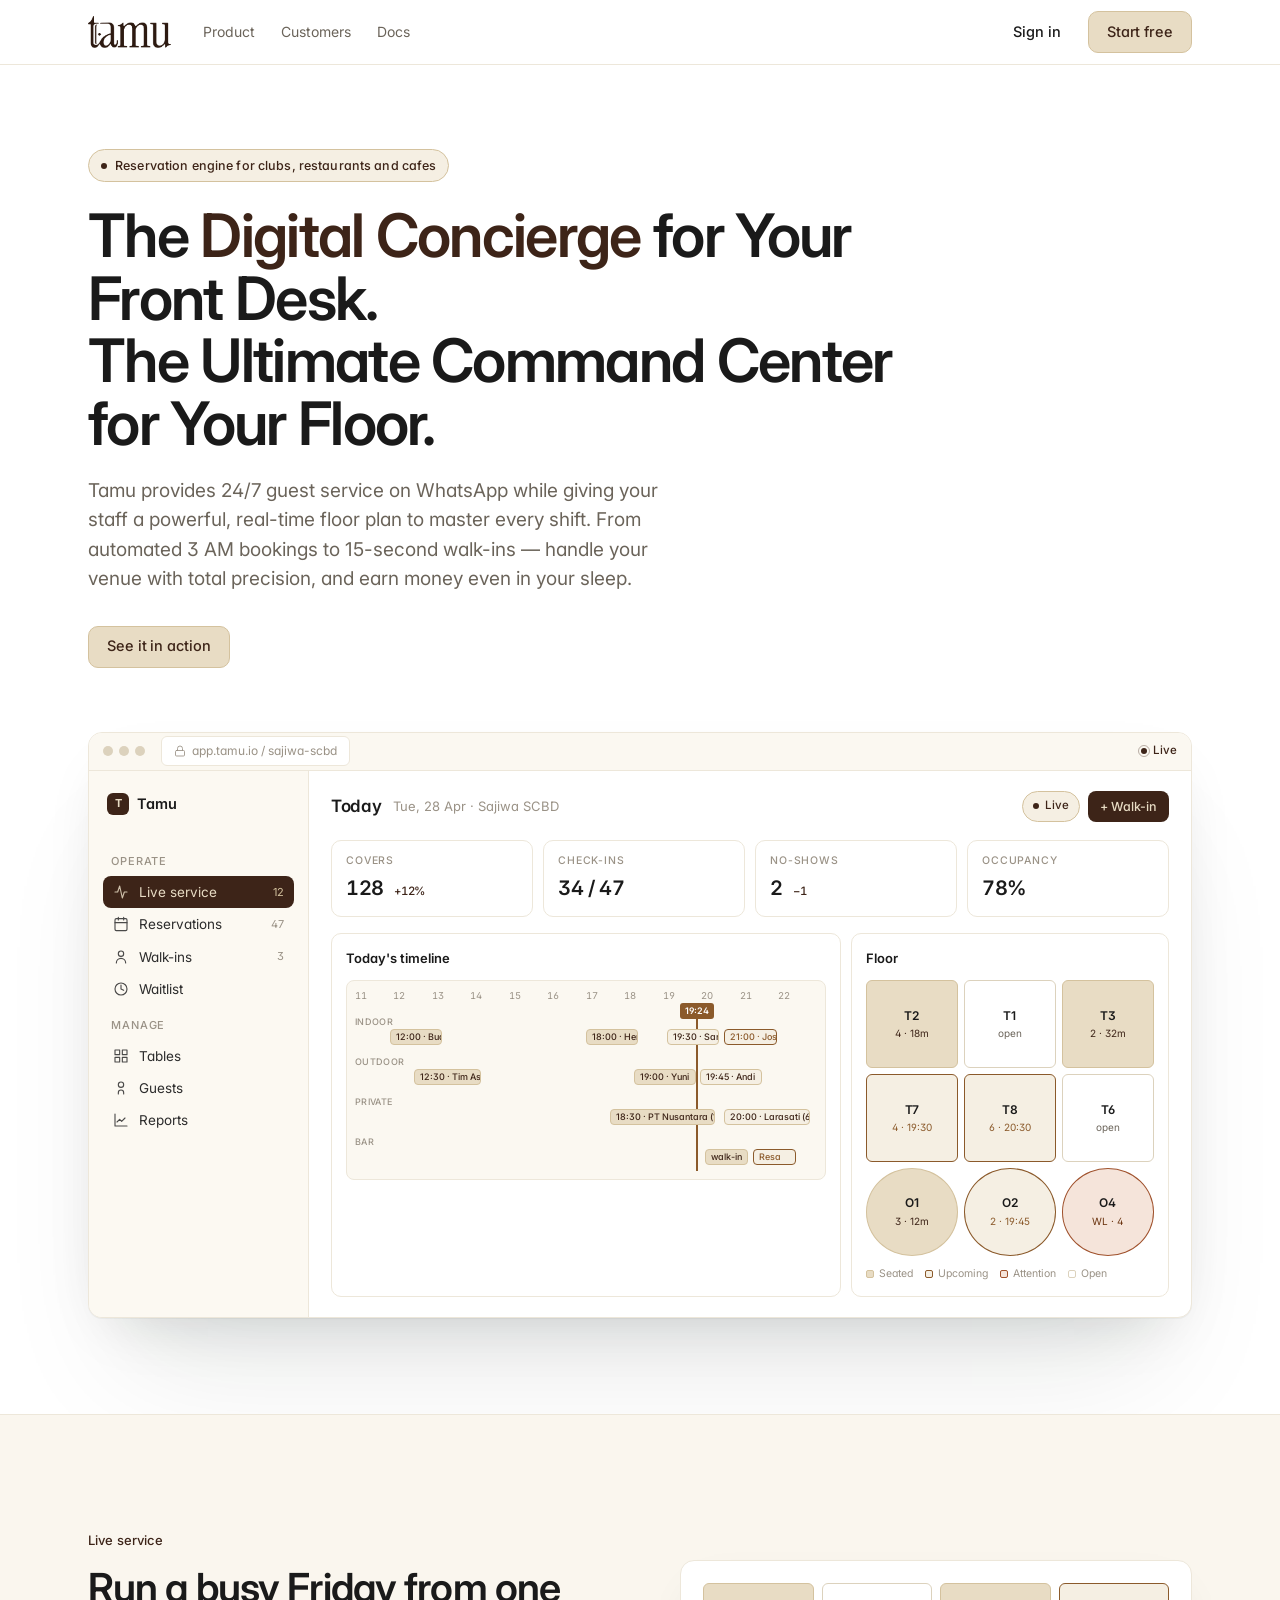
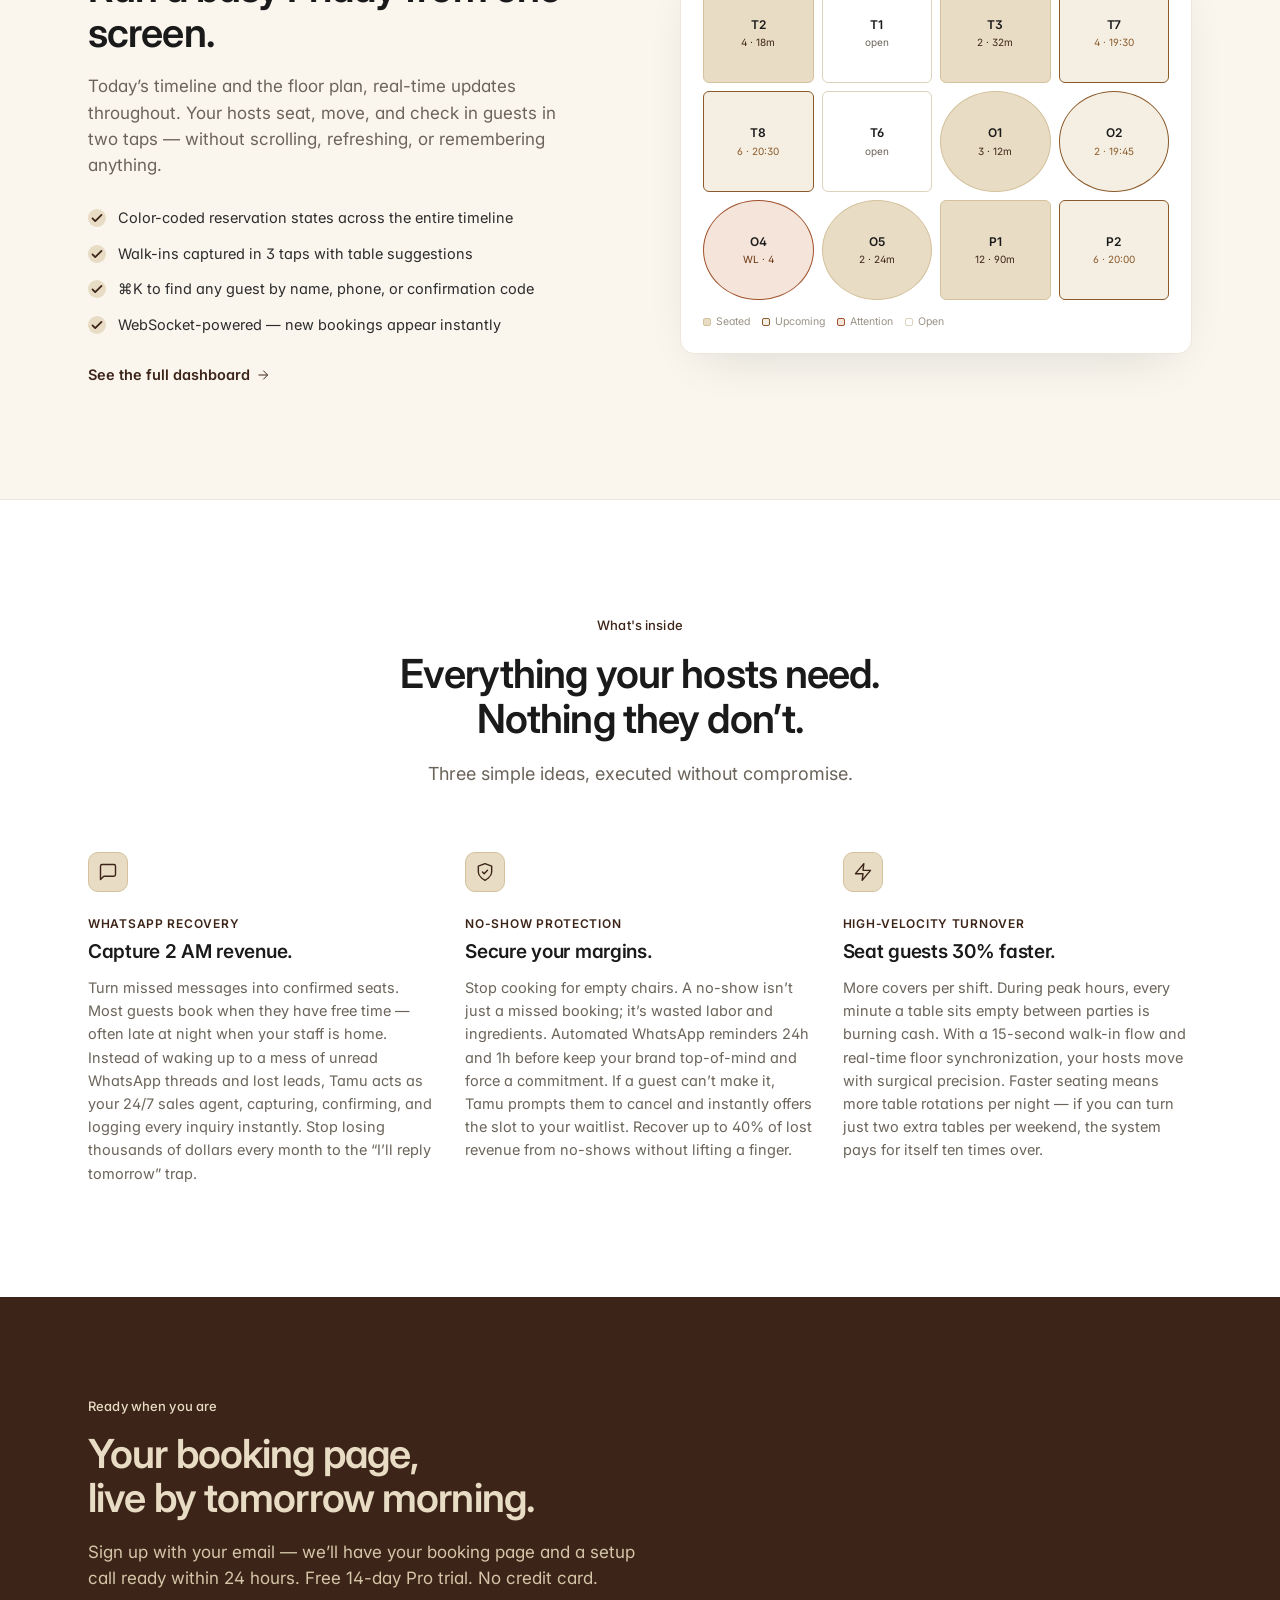
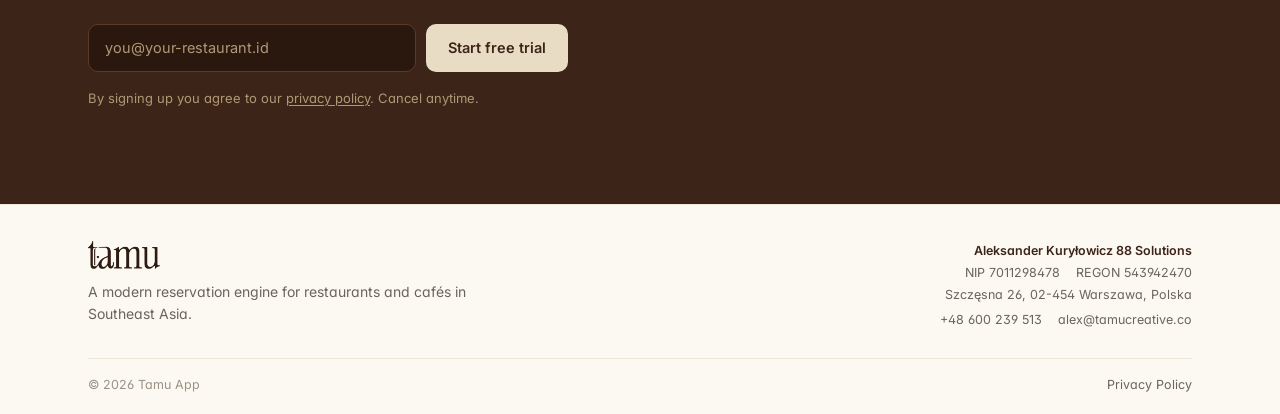
<file: index.html>
<!doctype html>
<html lang="en">
<head>
<meta charset="utf-8" />
<meta name="viewport" content="width=device-width, initial-scale=1" />
<title>Tamu — Reservations for restaurants</title>
<meta name="description" content="A simple, modern reservation system for restaurants and cafés. Built for Indonesia. Start free." />
<meta name="theme-color" content="#3D2418" />
<link rel="icon" href="assets/favicon.ico" sizes="any" />
<link rel="preconnect" href="https://fonts.googleapis.com" />
<link rel="preconnect" href="https://fonts.gstatic.com" crossorigin />
<link href="https://fonts.googleapis.com/css2?family=Inter:wght@400;500;600;700&display=swap" rel="stylesheet" />
<link rel="stylesheet" href="styles.css" />
</head>
<body>

<!-- ====================== NAV ====================== -->
<nav class="top">
  <div class="wrap row">
    <a class="brand" href="#" aria-label="Tamu Creative — home">
      <img class="logo-img" src="assets/logo.png" alt="Tamu Creative" />
    </a>
    <div class="links">
      <a href="#product">Product</a>
      <a href="#customers">Customers</a>
      <a href="#" >Docs</a>
    </div>
    <div class="right">
      <a class="btn btn-ghost" href="#">Sign in</a>
      <a class="btn btn-brand" href="#start">Start free</a>
    </div>
  </div>
</nav>


<!-- ====================== HERO ====================== -->
<section class="hero">
  <div class="wrap">
    <span class="eyebrow">
      <span class="dot"></span>
      Reservation engine for clubs, restaurants and cafes
    </span>
    <h1>The <span class="brand-text">Digital Concierge</span> for Your Front Desk.<br/>The Ultimate Command Center for Your Floor.</h1>
    <p class="lead">Tamu provides 24/7 guest service on WhatsApp while giving your staff a powerful, real-time floor plan to master every shift. From automated 3 AM bookings to 15-second walk-ins — handle your venue with total precision, and earn money even in your sleep.</p>
    <div class="ctas">
      <!-- <a class="btn btn-brand btn-arrow" href="#start">
        Start free trial
        <svg width="14" height="14" viewBox="0 0 24 24" class="icon-stroke"><path d="M5 12h14M13 5l7 7-7 7"/></svg>
      </a> -->
      <a class="btn btn-brand" href="#friday">See it in action</a>
    </div>
    <!-- <p class="meta"><b>Free 14-day Pro trial.</b> No credit card. From IDR 999k/mo after.</p> -->

    <!-- HERO PRODUCT SHOT -->
    <div class="hero-shot">
      <div class="browser-bar">
        <span class="dot"></span><span class="dot"></span><span class="dot"></span>
        <span class="url">
          <svg viewBox="0 0 24 24" class="icon-stroke"><rect x="3" y="11" width="18" height="11" rx="2"/><path d="M7 11V7a5 5 0 0 1 10 0v4"/></svg>
          app.tamu.io / sajiwa-scbd
        </span>
        <span class="live"><span class="pdot"></span> Live</span>
      </div>
      <div class="app">
        <aside>
          <div class="brand-line"><span class="mk">T</span><span>Tamu</span></div>
          <div class="group-label">Operate</div>
          <a class="on">
            <svg class="ic icon-stroke" viewBox="0 0 24 24"><path d="M3 12h4l3-9 4 18 3-9h4"/></svg>
            Live service <span class="count" style="color:#D4C29E">12</span>
          </a>
          <a>
            <svg class="ic icon-stroke" viewBox="0 0 24 24"><rect x="3" y="4" width="18" height="18" rx="2"/><path d="M16 2v4M8 2v4M3 10h18"/></svg>
            Reservations <span class="count">47</span>
          </a>
          <a>
            <svg class="ic icon-stroke" viewBox="0 0 24 24"><circle cx="12" cy="7" r="4"/><path d="M5 21a7 7 0 0 1 14 0"/></svg>
            Walk-ins <span class="count">3</span>
          </a>
          <a>
            <svg class="ic icon-stroke" viewBox="0 0 24 24"><path d="M12 6v6l4 2"/><circle cx="12" cy="12" r="9"/></svg>
            Waitlist
          </a>
          <div class="group-label">Manage</div>
          <a>
            <svg class="ic icon-stroke" viewBox="0 0 24 24"><rect x="3" y="3" width="7" height="7"/><rect x="14" y="3" width="7" height="7"/><rect x="3" y="14" width="7" height="7"/><rect x="14" y="14" width="7" height="7"/></svg>
            Tables
          </a>
          <a>
            <svg class="ic icon-stroke" viewBox="0 0 24 24"><path d="M16 21v-2a4 4 0 0 0-8 0v2"/><circle cx="12" cy="7" r="4"/></svg>
            Guests
          </a>
          <a>
            <svg class="ic icon-stroke" viewBox="0 0 24 24"><path d="M3 3v18h18"/><path d="M18 9l-5 5-3-3-4 4"/></svg>
            Reports
          </a>
        </aside>
        <main>
          <div class="topline">
            <h4>Today</h4>
            <span class="crumb">Tue, 28 Apr · Sajiwa SCBD</span>
            <div class="right">
              <span class="pill"><span class="pdot"></span> Live</span>
              <a class="add">+ Walk-in</a>
            </div>
          </div>

          <div class="kpi-row">
            <div class="kpi">
              <div class="lbl">Covers</div>
              <div class="v num">128 <span class="delta">+12%</span></div>
            </div>
            <div class="kpi">
              <div class="lbl">Check-ins</div>
              <div class="v num">34 / 47</div>
            </div>
            <div class="kpi">
              <div class="lbl">No-shows</div>
              <div class="v num">2 <span class="delta">−1</span></div>
            </div>
            <div class="kpi">
              <div class="lbl">Occupancy</div>
              <div class="v num">78%</div>
            </div>
          </div>

          <div class="split">
            <div class="panel">
              <h5>Today's timeline</h5>
              <div class="timeline">
                <div class="hours">
                  <span>11</span><span>12</span><span>13</span><span>14</span><span>15</span><span>16</span>
                  <span>17</span><span>18</span><span>19</span><span>20</span><span>21</span><span>22</span>
                </div>
                <span class="row-lbl" style="top:34px">INDOOR</span>
                <span class="row-lbl" style="top:74px">OUTDOOR</span>
                <span class="row-lbl" style="top:114px">PRIVATE</span>
                <span class="row-lbl" style="top:154px">BAR</span>
                <div class="now"></div>
                <!-- bars -->
                <div class="bar seated"    style="left:9%;  top:48px; width:11%">12:00 · Budi (4)</div>
                <div class="bar seated"    style="left:50%; top:48px; width:11%">18:00 · Hendra</div>
                <div class="bar confirmed" style="left:67%; top:48px; width:11%">19:30 · Sari W.</div>
                <div class="bar pending"   style="left:79%; top:48px; width:11%">21:00 · Joshua</div>
                <div class="bar seated"    style="left:14%; top:88px; width:14%">12:30 · Tim Astra</div>
                <div class="bar seated"    style="left:60%; top:88px; width:13%">19:00 · Yuni</div>
                <div class="bar confirmed" style="left:74%; top:88px; width:13%">19:45 · Andi</div>
                <div class="bar seated"    style="left:55%; top:128px; width:22%">18:30 · PT Nusantara (12)</div>
                <div class="bar confirmed" style="left:79%; top:128px; width:18%">20:00 · Larasati (6)</div>
                <div class="bar seated"    style="left:75%; top:168px; width:9%">walk-in</div>
                <div class="bar pending"   style="left:85%; top:168px; width:9%">Resa</div>
              </div>
            </div>
            <div class="panel">
              <h5>Floor</h5>
              <div class="floor">
                <div class="tile seated"><b>T2</b><span>4 · 18m</span></div>
                <div class="tile"><b>T1</b><span>open</span></div>
                <div class="tile seated"><b>T3</b><span>2 · 32m</span></div>
                <div class="tile upcoming"><b>T7</b><span>4 · 19:30</span></div>
                <div class="tile upcoming"><b>T8</b><span>6 · 20:30</span></div>
                <div class="tile"><b>T6</b><span>open</span></div>
                <div class="tile round seated"><b>O1</b><span>3 · 12m</span></div>
                <div class="tile round upcoming"><b>O2</b><span>2 · 19:45</span></div>
                <div class="tile round attn"><b>O4</b><span>WL · 4</span></div>
              </div>
              <div class="floor-foot">
                <span><i style="background:#E8DCC4; border:1px solid #D4C29E"></i>Seated</span>
                <span><i style="background:#F5EFE3; border:1px solid #8B5A2B"></i>Upcoming</span>
                <span><i style="background:#F5E4DA; border:1px solid #A0522D"></i>Attention</span>
                <span><i style="background:#FFFFFF; border:1px solid #DCD2BD"></i>Open</span>
              </div>
            </div>
          </div>
        </main>
      </div>
    </div>
  </div>
</section>


<!-- ====================== LOGOS ====================== -->
<!-- <section class="logos" id="customers">
  <div class="wrap row">
    <span class="label">Trusted by 200+ restaurants and cafés across Indonesia</span>
    <span class="lg serif">Sajiwa</span>
    <span class="lg tight">Kopi Tujuh</span>
    <span class="lg serif">Lumbung Makan</span>
    <span class="lg tight">Pelangi Pantai</span>
    <span class="lg serif">Meja Kayu</span>
    <span class="lg tight">Taman Sari</span>
  </div>
</section> -->

<!-- ====================== SHOWCASE 2 ====================== -->
<!-- <section class="s">
  <div class="wrap">
    <div class="show flip">
      <div class="copy">
        <span class="eyebrow">WhatsApp built in</span>
        <h2>The reminder you don&rsquo;t have to send.</h2>
        <p class="lead">Tamu sends WhatsApp confirmations and reminders from your number. When a guest cancels, the next person on the waitlist is automatically offered the slot — with a 30-minute window to claim it.</p>
        <ul>
          <li>Templates with merge tags — name, time, party size, occasion</li>
          <li>Per-restaurant Fonnte / Wablas integration · your sender, your brand</li>
          <li>Email fallback if WhatsApp fails — no manual chasing</li>
          <li>Replies route back to the right reservation automatically</li>
        </ul>
        <a class="link" href="#start">Try a sample reminder
          <svg viewBox="0 0 24 24" class="icon-stroke" stroke="currentColor"><path d="M5 12h14M13 5l7 7-7 7"/></svg>
        </a>
      </div>
      <div class="visual">
        <div class="v-wa">
          <div class="wa-msg">
            Hi Larasati 👋 Reminder: your reservation at <b>Sajiwa SCBD</b> for 6 is tomorrow at <b>20:00</b>. Reply <b>OK</b> to confirm or <b>CHANGE</b> to reschedule.
            <div class="meta">Tamu via WA · 19:30 · delivered</div>
          </div>
          <div class="wa-msg mine">
            OK
            <div class="meta">19:31</div>
          </div>
          <div class="wa-msg" style="background:#F5EFE3; border-color:#D4C29E;">
            A table for 4 just opened up at <b>19:45</b>. Confirm in 30 min to claim it.
            <div class="meta">Tamu · waitlist promoted · 19:14</div>
          </div>
        </div>
      </div>
    </div>
  </div>
</section> -->


<!-- ====================== SHOWCASE 1 ====================== -->
<section class="s" id="friday" style="background: var(--bg-soft); border-top:1px solid var(--line); border-bottom:1px solid var(--line);">
  <div class="wrap">
    <div class="show">
      <div class="copy">
        <span class="eyebrow">Live service</span>
        <h2>Run a busy Friday from one screen.</h2>
        <p class="lead">Today&rsquo;s timeline and the floor plan, real-time updates throughout. Your hosts seat, move, and check in guests in two taps — without scrolling, refreshing, or remembering anything.</p>
        <ul>
          <li>Color-coded reservation states across the entire timeline</li>
          <li>Walk-ins captured in 3 taps with table suggestions</li>
          <li>⌘K to find any guest by name, phone, or confirmation code</li>
          <li>WebSocket-powered — new bookings appear instantly</li>
        </ul>
        <a class="link" href="#start">See the full dashboard
          <svg viewBox="0 0 24 24" class="icon-stroke" stroke="currentColor"><path d="M5 12h14M13 5l7 7-7 7"/></svg>
        </a>
      </div>
      <div class="visual">
        <div class="v-floor">
          <div class="tile seated"><b>T2</b><span>4 · 18m</span></div>
          <div class="tile"><b>T1</b><span>open</span></div>
          <div class="tile seated"><b>T3</b><span>2 · 32m</span></div>
          <div class="tile upcoming"><b>T7</b><span>4 · 19:30</span></div>
          <div class="tile upcoming"><b>T8</b><span>6 · 20:30</span></div>
          <div class="tile"><b>T6</b><span>open</span></div>
          <div class="tile round seated"><b>O1</b><span>3 · 12m</span></div>
          <div class="tile round upcoming"><b>O2</b><span>2 · 19:45</span></div>
          <div class="tile round attn"><b>O4</b><span>WL · 4</span></div>
          <div class="tile round seated"><b>O5</b><span>2 · 24m</span></div>
          <div class="tile seated"><b>P1</b><span>12 · 90m</span></div>
          <div class="tile upcoming"><b>P2</b><span>6 · 20:00</span></div>
        </div>
        <div class="floor-foot" style="margin-top:14px;">
          <span><i style="background:#E8DCC4; border:1px solid #D4C29E"></i>Seated</span>
          <span><i style="background:#F5EFE3; border:1px solid #8B5A2B"></i>Upcoming</span>
          <span><i style="background:#F5E4DA; border:1px solid #A0522D"></i>Attention</span>
          <span><i style="background:#FFFFFF; border:1px solid #DCD2BD"></i>Open</span>
        </div>
      </div>
    </div>
  </div>
</section>

<!-- ====================== THREE FEATURES ====================== -->
<section class="s" id="product">
  <div class="wrap">
    <div class="head">
      <span class="eyebrow">What's inside</span>
      <h2>Everything your hosts need.<br/>Nothing they don&rsquo;t.</h2>
      <p class="lead">Three simple ideas, executed without compromise.</p>
    </div>

    <div class="features">
      <div class="feat">
        <div class="icon-wrap">
          <svg viewBox="0 0 24 24" class="icon-stroke" stroke="currentColor"><path d="M21 15a2 2 0 0 1-2 2H7l-4 4V5a2 2 0 0 1 2-2h14a2 2 0 0 1 2 2z"/></svg>
        </div>
        <span class="kicker">WhatsApp Recovery</span>
        <h3>Capture 2 AM revenue.</h3>
        <p>Turn missed messages into confirmed seats. Most guests book when they have free time — often late at night when your staff is home. Instead of waking up to a mess of unread WhatsApp threads and lost leads, Tamu acts as your 24/7 sales agent, capturing, confirming, and logging every inquiry instantly. Stop losing thousands of dollars every month to the &ldquo;I&rsquo;ll reply tomorrow&rdquo; trap.</p>
      </div>
      <div class="feat">
        <div class="icon-wrap">
          <svg viewBox="0 0 24 24" class="icon-stroke" stroke="currentColor"><path d="M12 22s8-4 8-10V5l-8-3-8 3v7c0 6 8 10 8 10z"/><path d="M9 12l2 2 4-4"/></svg>
        </div>
        <span class="kicker">No-Show Protection</span>
        <h3>Secure your margins.</h3>
        <p>Stop cooking for empty chairs. A no-show isn&rsquo;t just a missed booking; it&rsquo;s wasted labor and ingredients. Automated WhatsApp reminders 24h and 1h before keep your brand top-of-mind and force a commitment. If a guest can&rsquo;t make it, Tamu prompts them to cancel and instantly offers the slot to your waitlist. Recover up to 40% of lost revenue from no-shows without lifting a finger.</p>
      </div>
      <div class="feat">
        <div class="icon-wrap">
          <svg viewBox="0 0 24 24" class="icon-stroke" stroke="currentColor"><path d="M13 2L3 14h9l-1 8 10-12h-9l1-8z"/></svg>
        </div>
        <span class="kicker">High-Velocity Turnover</span>
        <h3>Seat guests 30% faster.</h3>
        <p>More covers per shift. During peak hours, every minute a table sits empty between parties is burning cash. With a 15-second walk-in flow and real-time floor synchronization, your hosts move with surgical precision. Faster seating means more table rotations per night — if you can turn just two extra tables per weekend, the system pays for itself ten times over.</p>
      </div>
    </div>
  </div>
</section>

<!-- ====================== STATS ====================== -->
<!-- <section class="stats">
  <div class="wrap">
    <div class="grid">
      <div class="item">
        <div class="v num">−43%</div>
        <div class="l">Average reduction in no-shows after the first month.</div>
      </div>
      <div class="item">
        <div class="v num">+18%</div>
        <div class="l">More covers per service, from waitlist auto-promotion alone.</div>
      </div>
      <div class="item">
        <div class="v num">12 hrs</div>
        <div class="l">Per week, saved per restaurant — versus running on WhatsApp.</div>
      </div>
      <div class="item">
        <div class="v num">200+</div>
        <div class="l">Restaurants and cafés on Tamu, from Bali to Jakarta.</div>
      </div>
    </div>
  </div>
</section> -->


<!-- ====================== QUOTE ====================== -->
<!-- <section class="quote">
  <div class="narrow">
    <blockquote>
      &ldquo;<span class="hl">Tamu paid for itself the first weekend.</span> Our hosts stopped chasing WhatsApp messages, and we filled three waitlist tables on a single Saturday that would have stayed empty before.&rdquo;
    </blockquote>
    <div class="who">
      <div class="av">DK</div>
      <div class="tx">
        <b>Dewi Kartini</b>
        <span>Co-founder · Kopi Tujuh, Bali</span>
      </div>
    </div>
  </div>
</section> -->


<!-- ====================== PRICING ====================== -->
<!-- <section class="s pricing" id="pricing">
  <div class="wrap">
    <div class="head">
      <span class="eyebrow">Pricing</span>
      <h2>Simple plans. Indonesian rupiah.</h2>
      <p class="lead">Start free. Upgrade when you need WhatsApp reminders, deposits, or more staff.</p>
    </div>

    <div class="cards"> -->
      <!-- Starter -->
      <!-- <div class="price-card">
        <div>
          <h3>Starter</h3>
          <p class="desc">For new restaurants getting their first online bookings.</p>
        </div>
        <div class="price"><span class="v">IDR 0</span><span class="u">/mo · forever</span></div>
        <div class="cta"><a class="btn btn-outline" href="#start">Start free</a></div>
        <ul>
          <li>Up to 50 reservations / month</li>
          <li>1 staff account</li>
          <li>Public booking page + QR</li>
          <li>Email confirmations</li>
          <li>7-day reservation history</li>
        </ul>
      </div> -->

      <!-- Pro -->
      <!-- <div class="price-card featured">
        <div>
          <h3>Pro</h3>
          <p class="desc">Everything most restaurants need to run service end-to-end.</p>
        </div>
        <div class="price"><span class="v">IDR 999k</span><span class="u">/mo · 14-day trial</span></div>
        <div class="cta"><a class="btn btn-brand" href="#start">Start trial</a></div>
        <ul>
          <li>Unlimited reservations</li>
          <li>Up to 5 staff accounts</li>
          <li>WhatsApp reminders (Fonnte / Wablas)</li>
          <li>Waitlist with auto-promotion</li>
          <li>Guest CRM &amp; visit history</li>
          <li>Deposits via Midtrans / Xendit</li>
          <li>Floor plan editor &amp; analytics</li>
        </ul>
      </div> -->

      <!-- Business -->
      <!-- <div class="price-card">
        <div>
          <h3>Business</h3>
          <p class="desc">For multi-location operators and groups needing API access.</p>
        </div>
        <div class="price"><span class="v">IDR 1,999k</span><span class="u">/mo</span></div>
        <div class="cta"><a class="btn btn-outline" href="#start">Talk to us</a></div>
        <ul>
          <li>Everything in Pro</li>
          <li>Unlimited staff &amp; locations</li>
          <li>API + webhooks (POS)</li>
          <li>Custom domain for booking page</li>
          <li>NPS &amp; guest segmentation</li>
          <li>Priority support · 99.5% SLA</li>
        </ul>
      </div>
    </div>

    <p class="price-foot">QRIS · GoPay · OVO · DANA · ShopeePay · BCA · Mandiri · BNI · BRI — via Midtrans / Xendit. Annual billing saves 20%. Data stays in Indonesia.</p>
  </div>
</section> -->




<!-- ====================== FINAL CTA ====================== -->
<section class="cta-band" id="start">
  <div class="wrap">
    <span class="eyebrow" style="color:#E8DCC4; background:transparent; padding:0; border:0;">Ready when you are</span>
    <h2 style="margin-top:14px;">Your booking page,<br/>live by tomorrow morning.</h2>
    <p>Sign up with your email — we&rsquo;ll have your booking page and a setup call ready within 24 hours. Free 14-day Pro trial. No credit card.</p>
    <form
      name="trial-signup"
      method="POST"
      data-netlify="true"
      data-netlify-honeypot="bot-field"
      class="form"
    >
      <input type="hidden" name="form-name" value="trial-signup" />
      <input type="hidden" name="subject" value="New interest in Tamu App" data-remove-prefix />
      <input type="hidden" name="message" value="Someone expressed interest in Tamu App from your landing page. Reply within 24 hours to welcome them and schedule their setup call." />
      <p class="hidden-field" aria-hidden="true">
        <label>Don&rsquo;t fill this out: <input name="bot-field" tabindex="-1" autocomplete="off" /></label>
      </p>
      <input type="email" name="email" required placeholder="you@your-restaurant.id" autocomplete="email" />
      <button type="submit">Start free trial</button>
      <p class="form-status" role="status" aria-live="polite" hidden></p>
    </form>
    <p class="fine">By signing up you agree to our <a href="privacy.html" style="color:inherit;text-decoration:underline;text-underline-offset:2px;">privacy policy</a>. Cancel anytime.</p>
  </div>
</section>


<!-- ====================== FOOTER ====================== -->
<footer class="foot">
  <div class="wrap">
    <div class="foot-top">
      <div class="foot-main">
        <div class="brand-line"><img class="logo-img" src="assets/logo.png" alt="Tamu Creative" /></div>
        <p class="about">A modern reservation engine for restaurants and cafés in Southeast Asia.</p>
        <!-- Parked, not deleted — re-enable by uncommenting.
        <div class="foot-links">
          <a class="foot-link" href="mailto:agie@tamucreative.co">
            <svg viewBox="0 0 24 24" aria-hidden="true" fill="none" stroke="currentColor" stroke-width="1.75"><rect x="2" y="4" width="20" height="16" rx="2"/><path d="m2 7 10 7 10-7"/></svg>
            agie@tamucreative.co
          </a>
          <a class="foot-link" href="privacy.html">Privacy</a>
        </div> -->
      </div>

      <!-- Registered entity details. Marked up with schema.org microdata so the
           address and tax identifiers are machine-readable, and the phone and
           email are tappable on mobile. -->
      <address class="foot-legal" itemscope itemtype="https://schema.org/Organization">
        <span class="foot-legal-name" itemprop="name">Aleksander Kuryłowicz 88 Solutions</span>
        <span class="foot-legal-ids">
          <span>NIP <span itemprop="taxID">7011298478</span></span>
          <span>REGON <span itemprop="identifier">543942470</span></span>
        </span>
        <span itemprop="address" itemscope itemtype="https://schema.org/PostalAddress">
          <span itemprop="streetAddress">Szczęsna 26</span>,
          <span itemprop="postalCode">02-454</span>
          <span itemprop="addressLocality">Warszawa</span>,
          <span itemprop="addressCountry">Polska</span>
        </span>
        <span class="foot-legal-contact">
          <a href="tel:+48600239513" itemprop="telephone">+48 600 239 513</a>
          <a href="mailto:alex@tamucreative.co" itemprop="email">alex@tamucreative.co</a>
        </span>
      </address>
    </div>

    <div class="end">
      <span>© 2026 Tamu App</span>
      <a href="privacy.html">Privacy Policy</a>
      <!-- <div class="lang">
        <button class="on">EN</button>
        <button>ID</button>
      </div> -->
    </div>
  </div>
</footer>

<script src="script.js"></script>
</body>
</html>
</file>
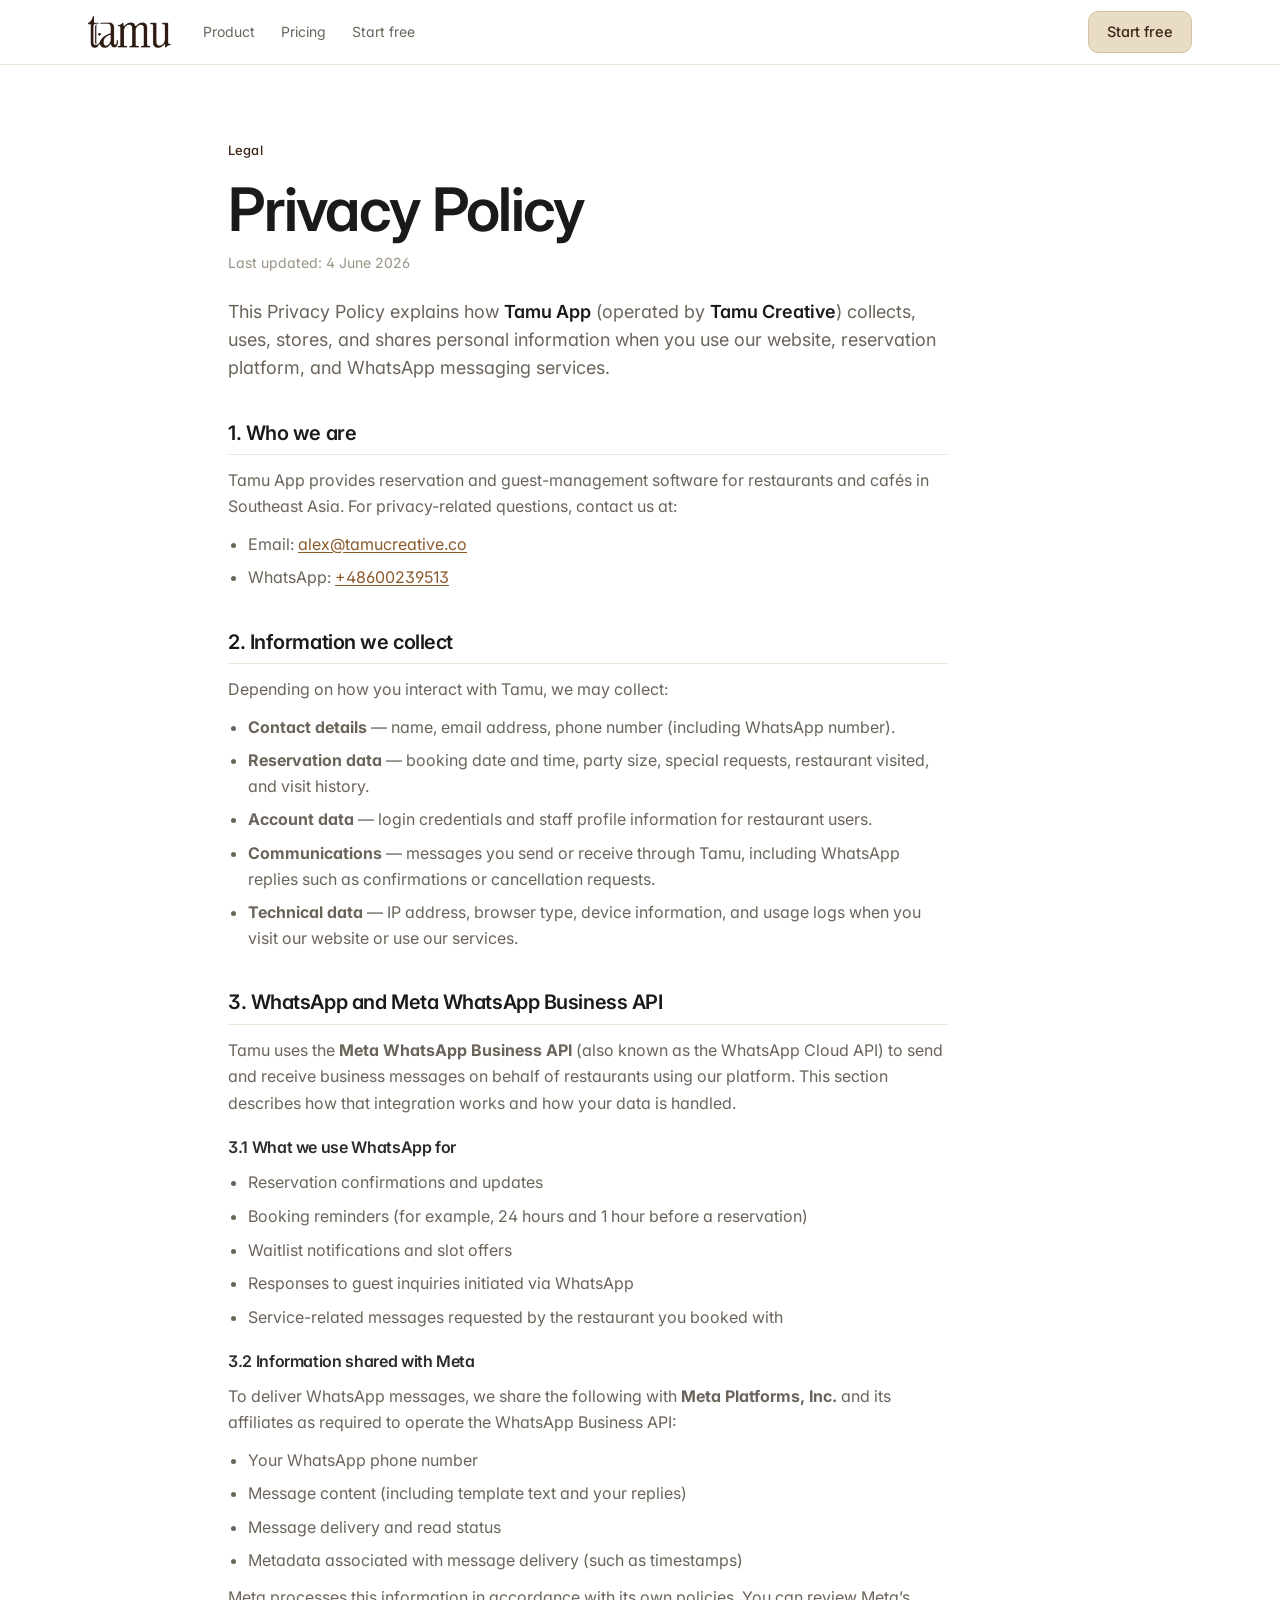
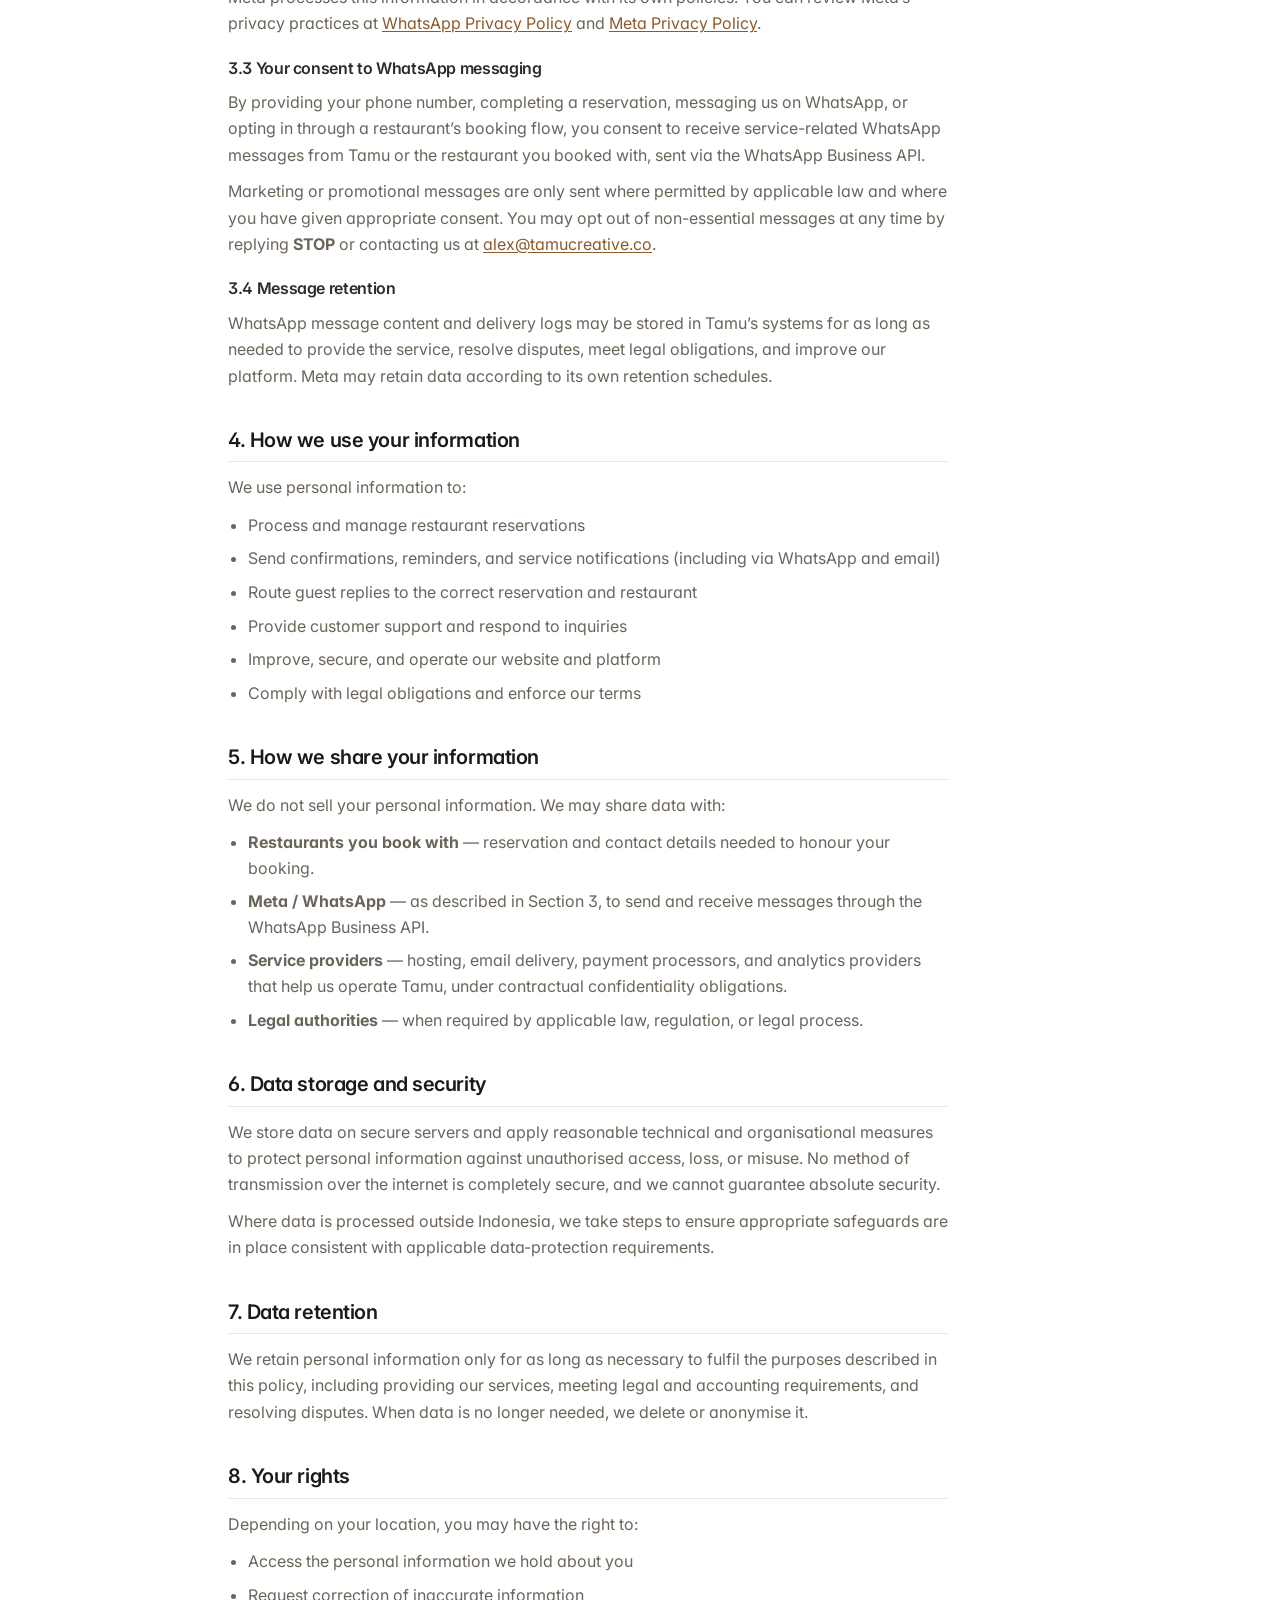
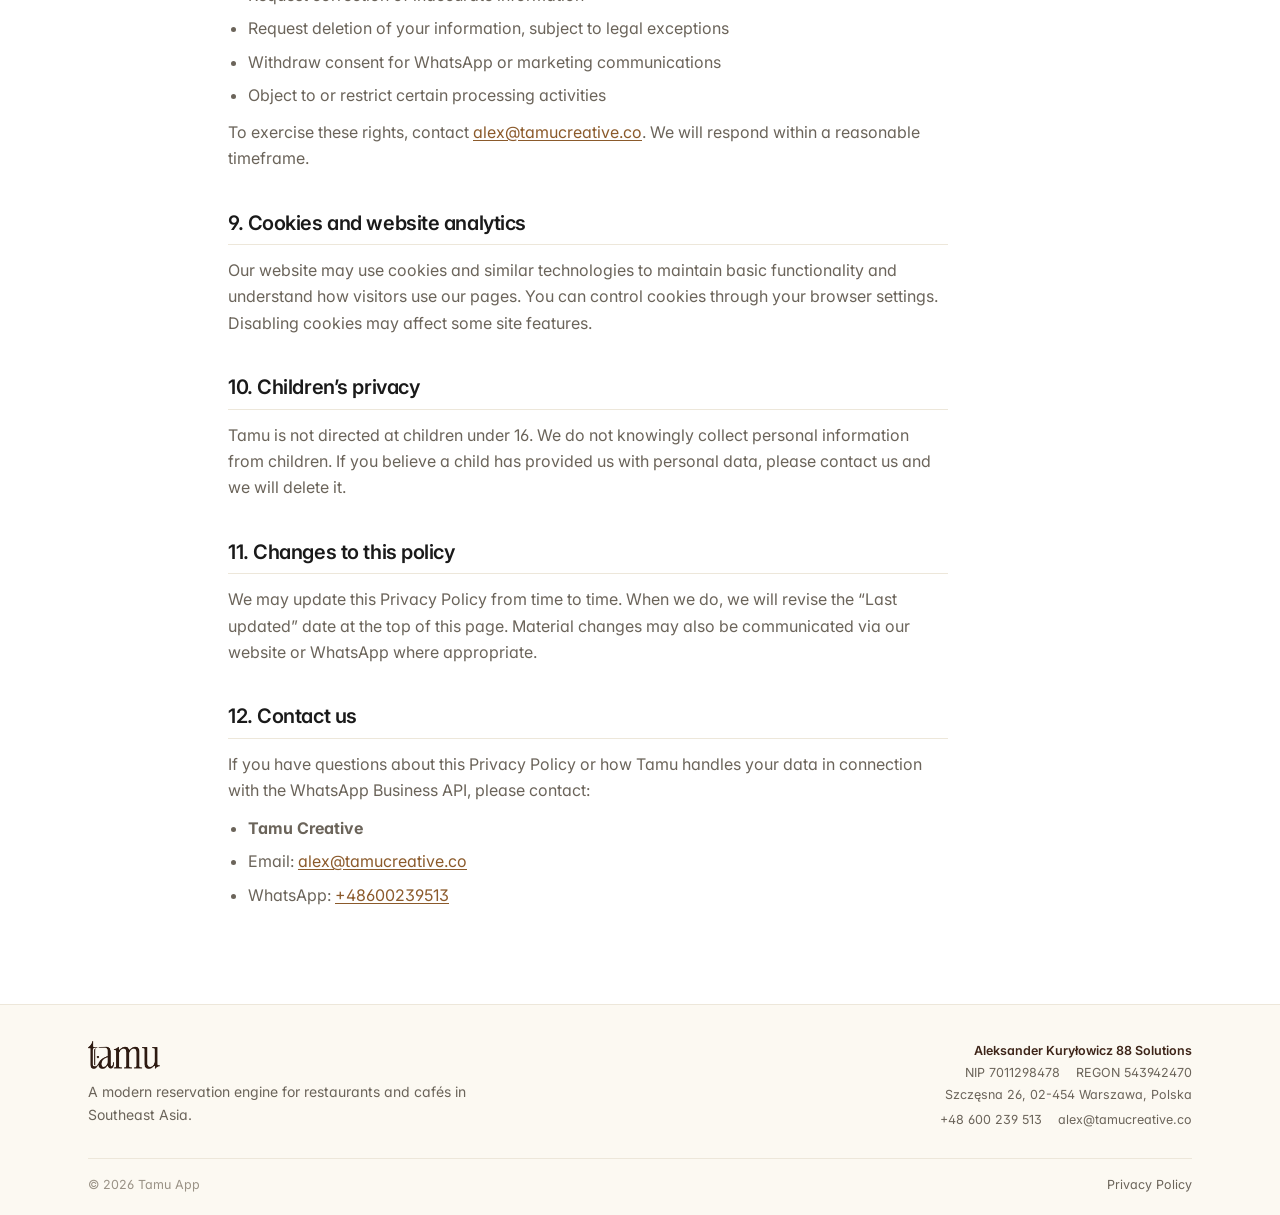
<file: privacy.html>
<!doctype html>
<html lang="en">
<head>
<meta charset="utf-8" />
<meta name="viewport" content="width=device-width, initial-scale=1" />
<title>Privacy Policy — Tamu App</title>
<meta name="description" content="How Tamu App collects, uses, and protects your data — including WhatsApp messaging via the Meta WhatsApp Business API." />
<meta name="theme-color" content="#3D2418" />
<link rel="icon" href="assets/favicon.ico" sizes="any" />
<link rel="preconnect" href="https://fonts.googleapis.com" />
<link rel="preconnect" href="https://fonts.gstatic.com" crossorigin />
<link href="https://fonts.googleapis.com/css2?family=Inter:wght@400;500;600;700&display=swap" rel="stylesheet" />
<link rel="stylesheet" href="styles.css" />
</head>
<body>

<nav class="top">
  <div class="wrap row">
    <a class="brand" href="index.html" aria-label="Tamu Creative — home">
      <img class="logo-img" src="assets/logo.png" alt="Tamu Creative" />
    </a>
    <div class="links">
      <a href="index.html#product">Product</a>
      <a href="index.html#pricing">Pricing</a>
      <a href="index.html#start">Start free</a>
    </div>
    <div class="right">
      <a class="btn btn-brand" href="index.html#start">Start free</a>
    </div>
  </div>
</nav>

<main class="legal">
  <div class="narrow">
    <span class="eyebrow">Legal</span>
    <h1>Privacy Policy</h1>
    <p class="legal-updated">Last updated: 4 June 2026</p>
    <p class="lead">This Privacy Policy explains how <strong>Tamu App</strong> (operated by <strong>Tamu Creative</strong>) collects, uses, stores, and shares personal information when you use our website, reservation platform, and WhatsApp messaging services.</p>

    <section>
      <h2>1. Who we are</h2>
      <p>Tamu App provides reservation and guest-management software for restaurants and cafés in Southeast Asia. For privacy-related questions, contact us at:</p>
      <ul>
        <li>Email: <a href="mailto:alex@tamucreative.co">alex@tamucreative.co</a></li>
        <li>WhatsApp: <a href="https://wa.me/48600239513" target="_blank" rel="noopener noreferrer">+48600239513</a></li>
      </ul>
    </section>

    <section>
      <h2>2. Information we collect</h2>
      <p>Depending on how you interact with Tamu, we may collect:</p>
      <ul>
        <li><strong>Contact details</strong> — name, email address, phone number (including WhatsApp number).</li>
        <li><strong>Reservation data</strong> — booking date and time, party size, special requests, restaurant visited, and visit history.</li>
        <li><strong>Account data</strong> — login credentials and staff profile information for restaurant users.</li>
        <li><strong>Communications</strong> — messages you send or receive through Tamu, including WhatsApp replies such as confirmations or cancellation requests.</li>
        <li><strong>Technical data</strong> — IP address, browser type, device information, and usage logs when you visit our website or use our services.</li>
      </ul>
    </section>

    <section>
      <h2>3. WhatsApp and Meta WhatsApp Business API</h2>
      <p>Tamu uses the <strong>Meta WhatsApp Business API</strong> (also known as the WhatsApp Cloud API) to send and receive business messages on behalf of restaurants using our platform. This section describes how that integration works and how your data is handled.</p>

      <h3>3.1 What we use WhatsApp for</h3>
      <ul>
        <li>Reservation confirmations and updates</li>
        <li>Booking reminders (for example, 24 hours and 1 hour before a reservation)</li>
        <li>Waitlist notifications and slot offers</li>
        <li>Responses to guest inquiries initiated via WhatsApp</li>
        <li>Service-related messages requested by the restaurant you booked with</li>
      </ul>

      <h3>3.2 Information shared with Meta</h3>
      <p>To deliver WhatsApp messages, we share the following with <strong>Meta Platforms, Inc.</strong> and its affiliates as required to operate the WhatsApp Business API:</p>
      <ul>
        <li>Your WhatsApp phone number</li>
        <li>Message content (including template text and your replies)</li>
        <li>Message delivery and read status</li>
        <li>Metadata associated with message delivery (such as timestamps)</li>
      </ul>
      <p>Meta processes this information in accordance with its own policies. You can review Meta&rsquo;s privacy practices at <a href="https://www.whatsapp.com/legal/privacy-policy-whatsapp" target="_blank" rel="noopener noreferrer">WhatsApp Privacy Policy</a> and <a href="https://www.facebook.com/privacy/policy/" target="_blank" rel="noopener noreferrer">Meta Privacy Policy</a>.</p>

      <h3>3.3 Your consent to WhatsApp messaging</h3>
      <p>By providing your phone number, completing a reservation, messaging us on WhatsApp, or opting in through a restaurant&rsquo;s booking flow, you consent to receive service-related WhatsApp messages from Tamu or the restaurant you booked with, sent via the WhatsApp Business API.</p>
      <p>Marketing or promotional messages are only sent where permitted by applicable law and where you have given appropriate consent. You may opt out of non-essential messages at any time by replying <strong>STOP</strong> or contacting us at <a href="mailto:alex@tamucreative.co">alex@tamucreative.co</a>.</p>

      <h3>3.4 Message retention</h3>
      <p>WhatsApp message content and delivery logs may be stored in Tamu&rsquo;s systems for as long as needed to provide the service, resolve disputes, meet legal obligations, and improve our platform. Meta may retain data according to its own retention schedules.</p>
    </section>

    <section>
      <h2>4. How we use your information</h2>
      <p>We use personal information to:</p>
      <ul>
        <li>Process and manage restaurant reservations</li>
        <li>Send confirmations, reminders, and service notifications (including via WhatsApp and email)</li>
        <li>Route guest replies to the correct reservation and restaurant</li>
        <li>Provide customer support and respond to inquiries</li>
        <li>Improve, secure, and operate our website and platform</li>
        <li>Comply with legal obligations and enforce our terms</li>
      </ul>
    </section>

    <section>
      <h2>5. How we share your information</h2>
      <p>We do not sell your personal information. We may share data with:</p>
      <ul>
        <li><strong>Restaurants you book with</strong> — reservation and contact details needed to honour your booking.</li>
        <li><strong>Meta / WhatsApp</strong> — as described in Section 3, to send and receive messages through the WhatsApp Business API.</li>
        <li><strong>Service providers</strong> — hosting, email delivery, payment processors, and analytics providers that help us operate Tamu, under contractual confidentiality obligations.</li>
        <li><strong>Legal authorities</strong> — when required by applicable law, regulation, or legal process.</li>
      </ul>
    </section>

    <section>
      <h2>6. Data storage and security</h2>
      <p>We store data on secure servers and apply reasonable technical and organisational measures to protect personal information against unauthorised access, loss, or misuse. No method of transmission over the internet is completely secure, and we cannot guarantee absolute security.</p>
      <p>Where data is processed outside Indonesia, we take steps to ensure appropriate safeguards are in place consistent with applicable data-protection requirements.</p>
    </section>

    <section>
      <h2>7. Data retention</h2>
      <p>We retain personal information only for as long as necessary to fulfil the purposes described in this policy, including providing our services, meeting legal and accounting requirements, and resolving disputes. When data is no longer needed, we delete or anonymise it.</p>
    </section>

    <section>
      <h2>8. Your rights</h2>
      <p>Depending on your location, you may have the right to:</p>
      <ul>
        <li>Access the personal information we hold about you</li>
        <li>Request correction of inaccurate information</li>
        <li>Request deletion of your information, subject to legal exceptions</li>
        <li>Withdraw consent for WhatsApp or marketing communications</li>
        <li>Object to or restrict certain processing activities</li>
      </ul>
      <p>To exercise these rights, contact <a href="mailto:alex@tamucreative.co">alex@tamucreative.co</a>. We will respond within a reasonable timeframe.</p>
    </section>

    <section>
      <h2>9. Cookies and website analytics</h2>
      <p>Our website may use cookies and similar technologies to maintain basic functionality and understand how visitors use our pages. You can control cookies through your browser settings. Disabling cookies may affect some site features.</p>
    </section>

    <section>
      <h2>10. Children&rsquo;s privacy</h2>
      <p>Tamu is not directed at children under 16. We do not knowingly collect personal information from children. If you believe a child has provided us with personal data, please contact us and we will delete it.</p>
    </section>

    <section>
      <h2>11. Changes to this policy</h2>
      <p>We may update this Privacy Policy from time to time. When we do, we will revise the &ldquo;Last updated&rdquo; date at the top of this page. Material changes may also be communicated via our website or WhatsApp where appropriate.</p>
    </section>

    <section>
      <h2>12. Contact us</h2>
      <p>If you have questions about this Privacy Policy or how Tamu handles your data in connection with the WhatsApp Business API, please contact:</p>
      <ul>
        <li><strong>Tamu Creative</strong></li>
        <li>Email: <a href="mailto:alex@tamucreative.co">alex@tamucreative.co</a></li>
        <li>WhatsApp: <a href="https://wa.me/48600239513" target="_blank" rel="noopener noreferrer">+48600239513</a></li>
      </ul>
    </section>
  </div>
</main>

<!-- ====================== FOOTER ====================== -->
<footer class="foot">
  <div class="wrap">
    <div class="foot-top">
      <div class="foot-main">
        <div class="brand-line"><img class="logo-img" src="assets/logo.png" alt="Tamu Creative" /></div>
        <p class="about">A modern reservation engine for restaurants and cafés in Southeast Asia.</p>
        <!-- Parked, not deleted — re-enable by uncommenting.
        <div class="foot-links">
          <a class="foot-link" href="mailto:agie@tamucreative.co">
            <svg viewBox="0 0 24 24" aria-hidden="true" fill="none" stroke="currentColor" stroke-width="1.75"><rect x="2" y="4" width="20" height="16" rx="2"/><path d="m2 7 10 7 10-7"/></svg>
            agie@tamucreative.co
          </a>
          <a class="foot-link" href="privacy.html">Privacy</a>
        </div> -->
      </div>

      <!-- Registered entity details. Marked up with schema.org microdata so the
           address and tax identifiers are machine-readable, and the phone and
           email are tappable on mobile. -->
      <address class="foot-legal" itemscope itemtype="https://schema.org/Organization">
        <span class="foot-legal-name" itemprop="name">Aleksander Kuryłowicz 88 Solutions</span>
        <span class="foot-legal-ids">
          <span>NIP <span itemprop="taxID">7011298478</span></span>
          <span>REGON <span itemprop="identifier">543942470</span></span>
        </span>
        <span itemprop="address" itemscope itemtype="https://schema.org/PostalAddress">
          <span itemprop="streetAddress">Szczęsna 26</span>,
          <span itemprop="postalCode">02-454</span>
          <span itemprop="addressLocality">Warszawa</span>,
          <span itemprop="addressCountry">Polska</span>
        </span>
        <span class="foot-legal-contact">
          <a href="tel:+48600239513" itemprop="telephone">+48 600 239 513</a>
          <a href="mailto:alex@tamucreative.co" itemprop="email">alex@tamucreative.co</a>
        </span>
      </address>
    </div>

    <div class="end">
      <span>© 2026 Tamu App</span>
      <a href="privacy.html">Privacy Policy</a>
      <!-- <div class="lang">
        <button class="on">EN</button>
        <button>ID</button>
      </div> -->
    </div>
  </div>
</footer>

</body>
</html>
</file>
<file: styles.css>
:root {
  --bg:        #FFFFFF;
  --bg-soft:   #FAF6EE;       /* warm beige tint */
  --ink:       #1A1A1A;       /* near-black for body text */
  --ink-2:     #2C2C2C;
  --muted:     #6B645A;       /* warm gray with beige undertone */
  --muted-2:   #9A9286;
  --line:      #EDE7DA;       /* beige-tinted divider */
  --line-2:    #DCD2BD;
  --brand:     #E8DCC4;       /* primary beige — buttons, accents */
  --brand-2:   #D4C29E;       /* darker beige — hover/border */
  --brand-soft:#F5EFE3;       /* lightest beige tint */
  --choco:     #3D2418;       /* deep chocolate — logo, dark CTAs, text accent */
  --choco-2:   #2A180F;       /* darker chocolate for hover */
  --accent:    #8B5A2B;       /* warm brown accent — replaces orange */
}
* { box-sizing: border-box; }
html, body { margin: 0; padding: 0; }
body {
  background: var(--bg);
  color: var(--ink);
  font-family: 'Inter', -apple-system, BlinkMacSystemFont, system-ui, sans-serif;
  font-feature-settings: "cv11", "ss01";
  -webkit-font-smoothing: antialiased;
  text-rendering: optimizeLegibility;
  line-height: 1.55;
  font-size: 16px;
}
a { color: inherit; text-decoration: none; }
::selection { background: var(--brand); color: var(--choco); }

/* ---------- Layout ---------- */
.wrap { max-width: 1160px; margin: 0 auto; padding: 0 28px; }
.narrow { max-width: 880px; margin: 0 auto; padding: 0 28px; }

/* ---------- Type ---------- */
h1, h2, h3, h4 { margin: 0; font-weight: 600; letter-spacing: -0.022em; color: var(--ink); }
h1 { font-size: clamp(40px, 5.6vw, 60px); line-height: 1.04; letter-spacing: -0.028em; font-weight: 600; }
h2 { font-size: clamp(28px, 3.4vw, 40px); line-height: 1.12; letter-spacing: -0.022em; }
h3 { font-size: 18px; line-height: 1.4; }
p  { margin: 0; color: var(--muted); }
.lead { font-size: 18px; line-height: 1.55; color: var(--muted); }
.eyebrow {
  display: inline-block;
  font-size: 13px; font-weight: 500; color: var(--choco);
  letter-spacing: 0.01em;
}
.num { font-variant-numeric: tabular-nums; }

/* ---------- Buttons ---------- */
.btn {
  display: inline-flex; align-items: center; gap: 8px;
  padding: 0 18px; height: 42px; border-radius: 10px;
  font-size: 14.5px; font-weight: 500; letter-spacing: -0.005em;
  border: 1px solid transparent;
  transition: background .15s ease, border-color .15s ease, color .15s ease, transform .15s ease;
  white-space: nowrap;
}
.btn-primary {
  background: var(--choco); color: #fff;
}
.btn-primary:hover { background: var(--choco-2); }
.btn-brand {
  background: var(--brand); color: var(--choco);
  border-color: var(--brand-2);
}
.btn-brand:hover { background: var(--brand-2); border-color: var(--choco); }
.btn-ghost {
  color: var(--ink);
}
.btn-ghost:hover { color: var(--choco); }
.btn-outline {
  border-color: var(--line-2); color: var(--choco); background: #fff;
}
.btn-outline:hover { border-color: var(--choco); background: var(--brand-soft); }
.btn-arrow svg { transition: transform .2s ease; }
.btn-arrow:hover svg { transform: translateX(2px); }

/* ---------- Nav ---------- */
nav.top {
  position: sticky; top: 0; z-index: 50;
  background: rgba(255,255,255,.78);
  backdrop-filter: saturate(180%) blur(14px);
  border-bottom: 1px solid var(--line);
}
nav.top .row {
  display: flex; align-items: center; height: 64px; gap: 32px;
}
nav.top .brand { display: inline-flex; align-items: center; gap: 8px; font-weight: 600; letter-spacing: -0.02em; font-size: 18px; }
nav.top .brand .mark {
  width: 24px; height: 24px; border-radius: 6px;
  background: var(--choco); color: var(--brand); display: grid; place-items: center;
  font-size: 13px; font-weight: 700;
}
nav.top .brand .logo-img {
  height: 32px; width: auto; display: block;
}
nav.top .links { display: flex; gap: 26px; font-size: 14px; color: var(--muted); }
nav.top .links a:hover { color: var(--ink); }
nav.top .right { margin-left: auto; display: flex; align-items: center; gap: 8px; }
@media (max-width: 760px) {
  nav.top .links { display: none; }
}

/* ---------- Hero ---------- */
.hero { padding: 84px 0 96px; }
.hero .eyebrow {
  display: inline-flex; align-items: center; gap: 8px;
  padding: 6px 12px; border-radius: 999px;
  background: var(--brand-soft); color: var(--choco);
  font-size: 12.5px; font-weight: 500;
  border: 1px solid var(--brand-2);
}
.hero .eyebrow .dot { width: 6px; height: 6px; border-radius: 50%; background: var(--choco); }
.hero h1 { margin-top: 22px; max-width: 880px; }
.hero h1 span.brand-text { color: var(--choco); }
.hero p.lead { margin-top: 22px; max-width: 600px; font-size: 19px; }
.hero .ctas { margin-top: 32px; display: flex; align-items: center; gap: 12px; flex-wrap: wrap; }
.hero .meta { margin-top: 18px; font-size: 13.5px; color: var(--muted-2); }
.hero .meta b { color: var(--ink); font-weight: 500; }

/* hero product image */
.hero-shot {
  margin-top: 64px;
  border: 1px solid var(--line);
  border-radius: 14px;
  overflow: hidden;
  background: #fff;
  box-shadow:
    0 1px 0 rgba(14,27,23,.04),
    0 24px 60px -28px rgba(14,27,23,.18),
    0 80px 120px -40px rgba(14,27,23,.10);
}
.browser-bar {
  height: 38px;
  border-bottom: 1px solid var(--line);
  background: #FBF8F1;
  display: flex; align-items: center; padding: 0 14px; gap: 6px;
}
.browser-bar .dot { width: 10px; height: 10px; border-radius: 50%; background: var(--line-2); }
.browser-bar .url {
  margin-left: 10px;
  font-size: 12px; color: var(--muted-2);
  background: #fff; padding: 5px 12px;
  border-radius: 6px; border: 1px solid var(--line);
  display: inline-flex; align-items: center; gap: 6px;
}
.browser-bar .url svg { width: 12px; height: 12px; }
.browser-bar .live {
  margin-left: auto;
  display: inline-flex; align-items: center; gap: 6px;
  font-size: 11.5px; color: var(--choco); font-weight: 500;
}
.browser-bar .live .pdot { width: 6px; height: 6px; border-radius: 50%; background: var(--choco); position: relative; }
.browser-bar .live .pdot::before {
  content: ""; position: absolute; inset: -3px; border-radius: 50%;
  border: 1px solid var(--choco); opacity: .35; animation: ring 2s infinite;
}
@keyframes ring { 0%{transform:scale(.8); opacity:.5;} 100%{transform:scale(1.6); opacity:0;} }

.app {
  display: grid; grid-template-columns: 220px 1fr; min-height: 540px;
}
.app aside {
  border-right: 1px solid var(--line); padding: 18px 14px;
  background: #FCF9F2;
}
.app aside .brand-line { display: flex; align-items: center; gap: 8px; margin-bottom: 22px; padding: 4px; }
.app aside .brand-line .mk { width: 22px; height: 22px; border-radius: 6px; background: var(--choco); color: var(--brand); display:grid; place-items:center; font-size: 11px; font-weight: 700; }
.app aside .brand-line span { font-weight: 600; font-size: 14.5px; }
.app aside .group-label { font-size: 11px; text-transform: uppercase; letter-spacing: 0.08em; color: var(--muted-2); padding: 12px 8px 6px; font-weight: 500; }
.app aside a {
  display: flex; align-items: center; gap: 10px; padding: 8px 10px;
  font-size: 13.5px; color: var(--ink-2); border-radius: 8px; line-height: 1.2;
}
.app aside a.on { background: var(--choco); color: var(--brand); }
.app aside a .ic { width: 16px; height: 16px; opacity: .85; }
.app aside a .count { margin-left: auto; font-size: 11px; color: var(--muted-2); }
.app aside a.on .count { color: #D4C29E; }

.app main { padding: 20px 22px; }
.app .topline {
  display: flex; align-items: center; gap: 12px; margin-bottom: 18px;
}
.app .topline h4 { font-size: 17px; font-weight: 600; }
.app .topline .crumb { color: var(--muted-2); font-size: 13px; }
.app .topline .right { margin-left: auto; display: flex; gap: 8px; }
.app .topline .pill {
  display: inline-flex; align-items: center; gap: 6px; padding: 5px 10px;
  background: var(--brand-soft); color: var(--choco);
  border-radius: 999px; font-size: 11.5px; font-weight: 500;
  border: 1px solid var(--brand-2);
}
.app .topline .pill .pdot { width: 6px; height: 6px; border-radius: 50%; background: var(--choco); }
.app .topline .add {
  background: var(--choco); color: var(--brand);
  padding: 6px 12px; border-radius: 8px; font-size: 12.5px; font-weight: 500;
}

.kpi-row { display: grid; grid-template-columns: repeat(4, 1fr); gap: 10px; margin-bottom: 16px; }
.kpi {
  border: 1px solid var(--line); border-radius: 10px; padding: 12px 14px;
}
.kpi .lbl { font-size: 10.5px; text-transform: uppercase; letter-spacing: 0.08em; color: var(--muted-2); font-weight: 500; }
.kpi .v { font-size: 20px; font-weight: 600; margin-top: 4px; letter-spacing: -0.02em; }
.kpi .delta { font-size: 11.5px; color: var(--choco); font-weight: 500; margin-left: 6px; }

.split { display: grid; grid-template-columns: 1.6fr 1fr; gap: 10px; }
.panel { border: 1px solid var(--line); border-radius: 10px; padding: 14px; }
.panel h5 { font-size: 13px; font-weight: 600; margin: 0 0 12px; }

.timeline { position: relative; height: 200px; background: #FBF8F1; border: 1px solid var(--line); border-radius: 8px; }
.timeline .hours {
  display: grid; grid-template-columns: repeat(12, 1fr);
  padding: 8px 8px 0; font-size: 9.5px; color: var(--muted-2); font-variant-numeric: tabular-nums;
}
.timeline .now {
  position: absolute; top: 24px; bottom: 8px; width: 2px; background: var(--accent);
  left: 73%;
}
.timeline .now::after {
  content: "19:24"; position: absolute; top: -2px; left: -16px;
  font-size: 9px; font-weight: 600; color: #fff;
  background: var(--accent); padding: 1px 5px; border-radius: 3px;
}
.timeline .bar {
  position: absolute; height: 16px; border-radius: 4px;
  border: 1px solid; font-size: 9px; line-height: 14px; padding: 0 5px;
  color: var(--ink); font-weight: 500;
  overflow: hidden; white-space: nowrap;
}
.timeline .bar.confirmed { background: var(--brand-soft); border-color: var(--brand-2); color: var(--choco); }
.timeline .bar.seated    { background: var(--brand); border-color: var(--brand-2); color: var(--choco); }
.timeline .bar.pending   { background: #F5EFE3; border-color: var(--accent); color: var(--accent); }
.timeline .bar.waitlist  { background: #EFE7D6; border-color: #8B7355; color: #5C4A35; }
.timeline .row-lbl { position: absolute; left: 8px; font-size: 9px; color: var(--muted-2); letter-spacing: 0.04em; text-transform: uppercase; font-weight: 500; }

.floor { display: grid; grid-template-columns: repeat(3, 1fr); gap: 6px; }
.tile {
  aspect-ratio: 1.05/1; border: 1.5px solid var(--line-2); border-radius: 6px;
  display: flex; flex-direction: column; align-items: center; justify-content: center;
  gap: 1px; font-size: 10px; color: var(--muted);
}
.tile.round { border-radius: 50%; }
.tile b { color: var(--ink); font-size: 12px; font-weight: 600; }
.tile.seated { background: var(--brand); border-color: var(--brand-2); color: var(--choco); }
.tile.upcoming { background: var(--brand-soft); border-color: var(--accent); color: var(--accent); }
.tile.attn { background: #F5E4DA; border-color: #A0522D; color: #6B3410; }
.floor-foot {
  margin-top: 10px; display: flex; flex-wrap: wrap; gap: 8px 12px; font-size: 10.5px; color: var(--muted-2);
}
.floor-foot span { display: inline-flex; align-items: center; gap: 5px; }
.floor-foot i { width: 8px; height: 8px; border-radius: 2px; display: inline-block; }

/* ---------- Logo strip ---------- */
.logos {
  border-top: 1px solid var(--line); border-bottom: 1px solid var(--line);
  padding: 28px 0; background: #FCF9F2;
}
.logos .row {
  display: flex; align-items: center; gap: 48px; flex-wrap: wrap;
  justify-content: center; opacity: .9;
}
.logos .label {
  font-size: 12.5px; color: var(--muted); margin-right: 8px;
}
.logos .lg {
  color: var(--muted); font-weight: 500; font-size: 17px; letter-spacing: -0.01em;
}
.logos .lg.serif { font-family: Georgia, serif; font-style: italic; font-weight: 400; }
.logos .lg.tight { letter-spacing: 0.04em; font-weight: 600; text-transform: uppercase; font-size: 14.5px; }

/* ---------- Section base ---------- */
section.s { padding: 112px 0; }
section.s .head { max-width: 720px; margin: 0 auto 64px; text-align: center; }
section.s .head.left { margin-left: 0; text-align: left; }
section.s .head h2 { margin-top: 16px; }
section.s .head p.lead { margin-top: 18px; }

/* ---------- Three features ---------- */
.features { display: grid; grid-template-columns: repeat(3, 1fr); gap: 28px; }
.feat .icon-wrap {
  width: 40px; height: 40px; border-radius: 10px;
  background: var(--brand); color: var(--choco);
  display: grid; place-items: center; margin-bottom: 18px;
  border: 1px solid var(--brand-2);
}
.feat .icon-wrap svg { width: 20px; height: 20px; }
.feat .kicker {
  display: inline-block;
  font-size: 12px; font-weight: 600; color: var(--choco);
  letter-spacing: 0.06em; text-transform: uppercase;
  margin-bottom: 6px;
}
.feat h3 { font-size: 19px; font-weight: 600; letter-spacing: -0.015em; }
.feat p { margin-top: 10px; font-size: 14.5px; line-height: 1.6; color: var(--muted); }
@media (max-width: 880px) { .features { grid-template-columns: 1fr; gap: 20px; } }

/* ---------- Showcase (alternating) ---------- */
.show {
  display: grid; grid-template-columns: 1fr 1fr; gap: 80px; align-items: center;
}
.show.flip > :first-child { order: 2; }
.show .copy h2 { margin-top: 14px; max-width: 480px; }
.show .copy p.lead { margin-top: 18px; max-width: 480px; font-size: 17px; }
.show .copy ul {
  margin: 28px 0 0; padding: 0; list-style: none;
  display: grid; gap: 14px; max-width: 480px;
}
.show .copy ul li {
  display: flex; gap: 12px; font-size: 14.5px; line-height: 1.5; color: var(--ink-2);
}
.show .copy ul li::before {
  content: ""; flex-shrink: 0; width: 18px; height: 18px; border-radius: 50%;
  background: var(--brand); margin-top: 2px;
  background-image: url("data:image/svg+xml;utf8,<svg xmlns='http://www.w3.org/2000/svg' viewBox='0 0 20 20'><path d='M5 10.5l3 3 7-7' fill='none' stroke='%233D2418' stroke-width='2' stroke-linecap='round' stroke-linejoin='round'/></svg>");
  background-repeat: no-repeat; background-position: center;
}
.show .copy a.link {
  display: inline-flex; align-items: center; gap: 6px;
  margin-top: 28px; color: var(--choco); font-weight: 600; font-size: 14.5px;
}
.show .copy a.link svg { width: 14px; height: 14px; transition: transform .2s ease; }
.show .copy a.link:hover svg { transform: translateX(2px); }

.show .visual {
  border: 1px solid var(--line); border-radius: 14px;
  background: #fff; padding: 22px;
  box-shadow: 0 18px 48px -22px rgba(14,27,23,.16);
}
@media (max-width: 960px) {
  .show, .show.flip { grid-template-columns: 1fr; gap: 36px; }
  .show.flip > :first-child { order: 0; }
}

/* visual: floor */
.v-floor { display: grid; grid-template-columns: repeat(4, 1fr); gap: 8px; }
.v-floor .tile { aspect-ratio: 1.1/1; }

/* visual: WhatsApp */
.v-wa { display: flex; flex-direction: column; gap: 10px; padding: 8px 6px; }
.wa-msg {
  background: #F5EFE3; border: 1px solid var(--line); border-radius: 10px;
  padding: 12px 14px; font-size: 13.5px; line-height: 1.5; color: var(--ink-2);
  max-width: 86%;
}
.wa-msg.mine { background: var(--brand); border-color: var(--brand-2); align-self: flex-end; color: var(--choco); }
.wa-msg .meta { font-size: 11px; color: var(--muted-2); margin-top: 6px; }
.wa-msg b { color: var(--ink); font-weight: 600; }

/* ---------- Team ---------- */
.team-grid {
  display: grid; grid-template-columns: repeat(4, 1fr); gap: 24px;
}
.team-card { text-align: center; }
.team-photo {
  aspect-ratio: 1;
  border-radius: 14px;
  overflow: hidden;
  background: linear-gradient(145deg, var(--brand-soft) 0%, var(--brand) 100%);
  border: 1px solid var(--line);
  margin-bottom: 16px;
  display: grid; place-items: center;
}
.team-photo img {
  width: 100%; height: 100%; object-fit: cover; display: block;
}
.team-photo:has(img) .team-initials { display: none; }
.team-initials {
  font-size: 36px; font-weight: 600; letter-spacing: -0.02em;
  color: var(--choco); opacity: 0.35;
}
.team-card h3 {
  font-size: 17px; font-weight: 600; letter-spacing: -0.01em;
}
.team-card .team-role {
  margin-top: 4px; font-size: 13.5px; color: var(--muted); line-height: 1.45;
}
@media (max-width: 960px) { .team-grid { grid-template-columns: repeat(2, 1fr); gap: 20px; } }
@media (max-width: 520px) { .team-grid { grid-template-columns: 1fr; max-width: 280px; margin: 0 auto; } }

/* ---------- Stats band ---------- */
.stats {
  background: var(--bg-soft);
  border-top: 1px solid var(--line); border-bottom: 1px solid var(--line);
  padding: 80px 0;
}
.stats .grid { display: grid; grid-template-columns: repeat(4, 1fr); gap: 24px; }
.stats .item { border-left: 2px solid var(--choco); padding-left: 16px; }
.stats .v { font-size: 38px; font-weight: 600; letter-spacing: -0.025em; line-height: 1; }
.stats .l { margin-top: 8px; font-size: 13.5px; color: var(--muted); line-height: 1.5; }
@media (max-width: 880px) { .stats .grid { grid-template-columns: 1fr 1fr; gap: 28px; } }

/* ---------- Quote ---------- */
.quote { padding: 112px 0; }
.quote blockquote {
  margin: 0; font-size: clamp(24px, 3vw, 34px); line-height: 1.32;
  font-weight: 500; letter-spacing: -0.018em;
  max-width: 880px; color: var(--ink);
}
.quote blockquote span.hl { background: linear-gradient(transparent 60%, var(--brand) 60%); }
.quote .who {
  display: flex; align-items: center; gap: 14px; margin-top: 32px;
}
.quote .who .av {
  width: 44px; height: 44px; border-radius: 50%;
  background: var(--brand); color: var(--choco);
  display: grid; place-items: center; font-weight: 600; font-size: 15px;
  border: 1px solid var(--brand-2);
}
.quote .who .tx { font-size: 14px; }
.quote .who .tx b { color: var(--ink); font-weight: 600; display: block; }
.quote .who .tx span { color: var(--muted); }

/* ---------- Pricing ---------- */
.pricing { padding-bottom: 24px; }
.pricing .cards { display: grid; grid-template-columns: repeat(3, 1fr); gap: 16px; }
.price-card {
  border: 1px solid var(--line); border-radius: 14px; padding: 30px;
  background: #fff;
  display: flex; flex-direction: column; gap: 18px;
}
.price-card.featured {
  border-color: var(--choco); box-shadow: 0 18px 48px -20px rgba(61,36,24,.22);
  position: relative;
}
.price-card.featured::before {
  content: "Most popular"; position: absolute; top: -10px; left: 24px;
  background: var(--choco); color: var(--brand);
  font-size: 11px; font-weight: 500; padding: 3px 10px; border-radius: 999px;
  letter-spacing: -0.005em;
}
.price-card h3 { font-size: 17px; font-weight: 600; }
.price-card .desc { font-size: 13.5px; color: var(--muted); line-height: 1.5; min-height: 40px; }
.price-card .price { display: flex; align-items: baseline; gap: 6px; }
.price-card .price .v { font-size: 38px; font-weight: 600; letter-spacing: -0.028em; line-height: 1; }
.price-card .price .u { font-size: 13.5px; color: var(--muted); }
.price-card .cta { display: flex; }
.price-card .cta .btn { width: 100%; justify-content: center; }
.price-card ul {
  margin: 0; padding: 0; list-style: none;
  border-top: 1px solid var(--line); padding-top: 18px;
  display: grid; gap: 10px;
}
.price-card li {
  display: flex; gap: 10px; font-size: 14px; color: var(--ink-2); line-height: 1.5;
}
.price-card li::before {
  content: ""; flex-shrink: 0; width: 16px; height: 16px; margin-top: 3px;
  background-image: url("data:image/svg+xml;utf8,<svg xmlns='http://www.w3.org/2000/svg' viewBox='0 0 20 20'><path d='M5 10l3 3 7-7' fill='none' stroke='%233D2418' stroke-width='2' stroke-linecap='round' stroke-linejoin='round'/></svg>");
  background-repeat: no-repeat; background-position: center;
}
.price-foot {
  margin-top: 28px; text-align: center;
  font-size: 13px; color: var(--muted);
}
@media (max-width: 960px) { .pricing .cards { grid-template-columns: 1fr; gap: 16px; } }

/* ---------- Final CTA ---------- */
.cta-band {
  background: var(--choco);
  color: var(--brand);
  padding: 96px 0;
}
.cta-band h2 { color: var(--brand); max-width: 720px; }
.cta-band p { margin-top: 18px; max-width: 560px; color: #D4C5A8; font-size: 17px; }
.cta-band .form {
  margin-top: 32px;
  display: flex; gap: 10px; max-width: 480px; flex-wrap: wrap;
}
.cta-band input {
  flex: 1; min-width: 240px;
  height: 48px; padding: 0 16px;
  border-radius: 10px; border: 1px solid #5C3A28; background: #2A180F;
  color: var(--brand); font-family: inherit; font-size: 14.5px;
}
.cta-band input::placeholder { color: #B09877; }
.cta-band input:focus { outline: 0; border-color: var(--brand); }
.cta-band button {
  height: 48px; padding: 0 22px;
  border: 0; border-radius: 10px;
  background: var(--brand); color: var(--choco);
  font-family: inherit; font-size: 14.5px; font-weight: 600;
  cursor: pointer;
}
.cta-band button:hover { background: var(--brand-2); }
.cta-band .fine { margin-top: 16px; font-size: 13px; color: #B09877; }
.cta-band .hidden-field { display: none; }
.cta-band .form-status {
  flex-basis: 100%;
  margin: 0;
  font-size: 14px;
  line-height: 1.5;
}
.cta-band .form-status.is-success { color: #E8DCC4; }
.cta-band .form-status.is-error { color: #F2B8A2; }
.cta-band .form.is-success input,
.cta-band .form.is-success button { opacity: 0.72; }

/* ---------- Legal pages ---------- */
.legal { padding: 72px 0 96px; }
.legal h1 { margin-top: 16px; }
.legal .legal-updated { margin-top: 12px; font-size: 14px; color: var(--muted-2); }
.legal .lead { margin-top: 24px; max-width: 720px; }
.legal .lead strong { color: var(--ink); font-weight: 600; }
.legal section { margin-top: 40px; max-width: 720px; }
.legal section h2 {
  font-size: 20px; margin-bottom: 12px;
  padding-bottom: 10px; border-bottom: 1px solid var(--line);
}
.legal section h3 { font-size: 16px; margin: 20px 0 10px; color: var(--ink-2); }
.legal section p { margin-top: 10px; line-height: 1.65; }
.legal section ul {
  margin: 12px 0 0; padding-left: 20px;
  color: var(--muted); display: grid; gap: 8px;
}
.legal section ul li { line-height: 1.6; }
.legal section a { color: var(--accent); text-decoration: underline; text-underline-offset: 2px; }
.legal section a:hover { color: var(--choco); }
/* ---------- Footer ---------- */
footer.foot {
  border-top: 1px solid var(--line);
  padding: 36px 0 20px;
  background: #FCF9F2;
}
/* Brand on the left, registered-entity details on the right — two short columns
   keep the footer to a couple of lines tall instead of one long stack. */
footer.foot .foot-top {
  display: flex;
  align-items: flex-start;
  justify-content: space-between;
  gap: 32px 48px;
  flex-wrap: wrap;
}
footer.foot .foot-main { max-width: 420px; }
footer.foot .brand-line { display: flex; align-items: center; gap: 8px; font-weight: 600; font-size: 17px; }
footer.foot .brand-line .logo-img { height: 28px; width: auto; display: block; }
footer.foot .about { margin-top: 12px; font-size: 14px; color: var(--muted); line-height: 1.6; }
footer.foot .foot-links {
  display: flex; align-items: center; flex-wrap: wrap; gap: 10px 20px;
  margin-top: 22px;
}
footer.foot .foot-link {
  display: inline-flex; align-items: center; gap: 7px;
  font-size: 13.5px; font-weight: 500; color: var(--muted);
  transition: color .15s ease;
}
footer.foot .foot-link svg { width: 16px; height: 16px; flex-shrink: 0; }
footer.foot .foot-link:hover { color: var(--choco); }

/* Registered entity details. <address> is italic by default, which reads as
   emphasis this block doesn't want. */
footer.foot .foot-legal {
  font-style: normal;
  display: flex;
  flex-direction: column;
  align-items: flex-end;
  text-align: right;
  gap: 2px;
  font-size: 12.5px;
  line-height: 1.6;
  /* --muted, not --muted-2: the lighter token is only 2.92:1 here, and company
     registration details are the last thing that should be hard to read. */
  color: var(--muted);
}
footer.foot .foot-legal-name { font-weight: 600; color: var(--choco); }
footer.foot .foot-legal-ids,
footer.foot .foot-legal-contact { display: flex; flex-wrap: wrap; justify-content: flex-end; gap: 2px 16px; }
footer.foot .foot-legal-contact { margin-top: 3px; }
footer.foot .foot-legal-contact a { color: var(--muted); transition: color .15s ease; }
footer.foot .foot-legal-contact a:hover,
footer.foot .foot-legal-contact a:focus-visible { color: var(--choco); }

/* Stacked below the brand on small screens, where a right-aligned column reads
   as a mistake. Phone and email are the only things here anyone taps, so they
   get a real hit area once there's no hover to rely on. */
@media (max-width: 720px) {
  footer.foot .foot-legal { align-items: flex-start; text-align: left; }
  footer.foot .foot-legal-ids,
  footer.foot .foot-legal-contact { justify-content: flex-start; }
}
@media (max-width: 640px) {
  footer.foot .foot-legal-contact { gap: 0 16px; }
  footer.foot .foot-legal-contact a {
    display: inline-flex; align-items: center; min-height: 44px;
  }
}

footer.foot .end {
  margin-top: 28px; padding-top: 16px; border-top: 1px solid var(--line);
  display: flex; align-items: center; justify-content: space-between; gap: 20px;
  flex-wrap: wrap;
  font-size: 12.5px; color: var(--muted-2);
}
/* --muted, not the surrounding --muted-2: that token is 2.92:1 here, and a
   link is something people have to find and click. */
footer.foot .end a { color: var(--muted); transition: color .15s ease; }
footer.foot .end a:hover,
footer.foot .end a:focus-visible { color: var(--choco); }
@media (max-width: 640px) {
  footer.foot .end a { display: inline-flex; align-items: center; min-height: 44px; }
}
footer.foot .end .lang { display: inline-flex; gap: 6px; }
footer.foot .end .lang button {
  background: transparent; border: 1px solid var(--line-2);
  padding: 4px 10px; border-radius: 6px;
  font-size: 11.5px; font-family: inherit; color: var(--muted); cursor: pointer;
}
footer.foot .end .lang button.on { background: var(--choco); color: var(--brand); border-color: var(--choco); }

/* ---------- Hero shot responsive ---------- */
@media (max-width: 760px) {
  .app { grid-template-columns: 1fr; min-height: auto; }
  .app aside { display: none; }
  .kpi-row { grid-template-columns: 1fr 1fr; }
  .split { grid-template-columns: 1fr; }
}

.icon-stroke { stroke: currentColor; fill: none; stroke-width: 1.7; stroke-linecap: round; stroke-linejoin: round; }
</file>
